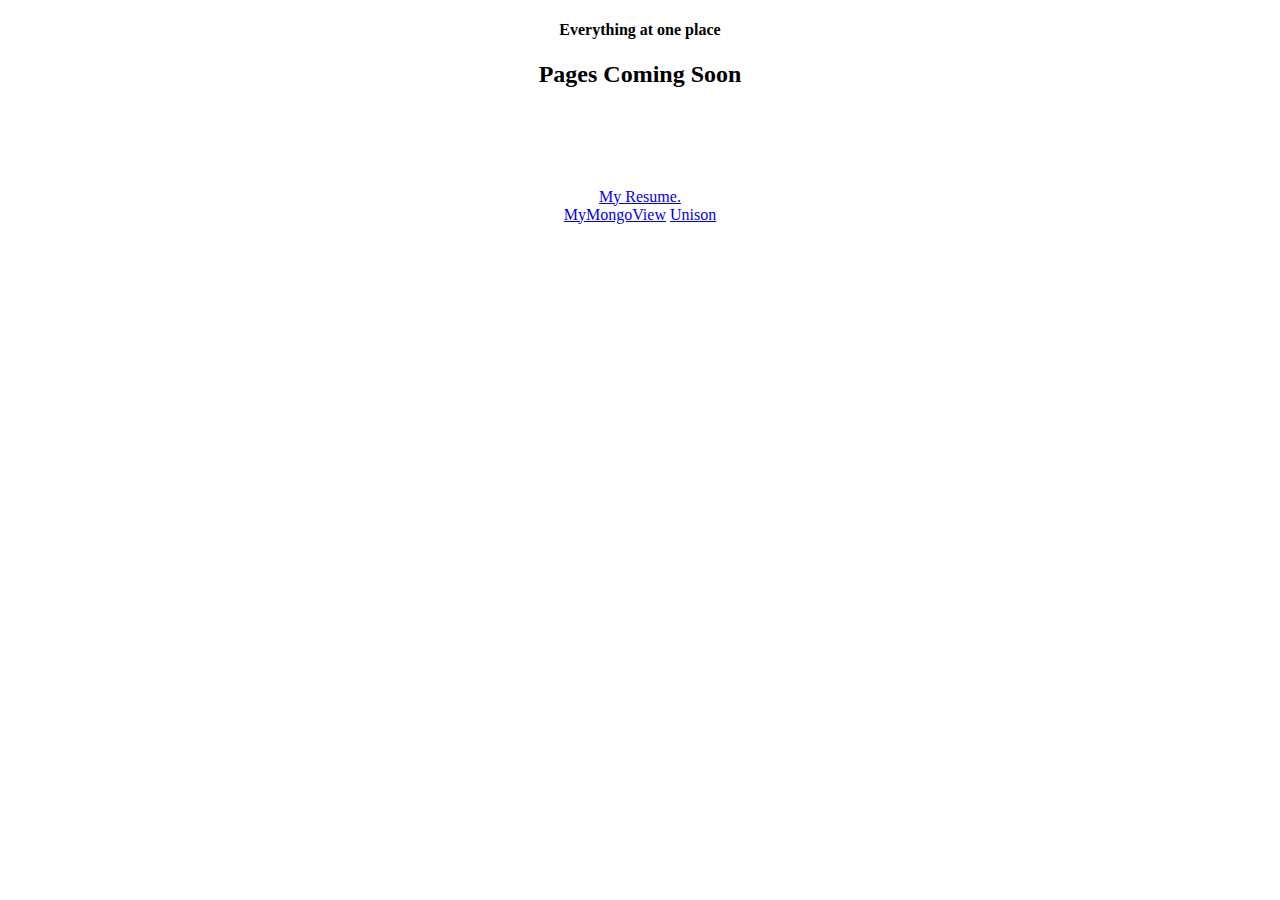
<file: index.html>
<!DOCTYPE html>
<html>
	<head>
		<meta name="google-site-verification" content="JtFSLKjBhDcpSpffGtL5UQv5TQDE9U0nbqzwhjpjfHU" />
		<title>Junaid Anwer's Git Hub</title>
        <link rel="icon" sizes="16x16" href="/favicon.png" type="image/png" />
	</head>
	<body>
		<div style="width:100%;text-align: center">
			<h4>Everything at one place</h4>
			<h2>Pages Coming Soon</h2>

            <div style="margin: 100px 0 0 0">
                <a href="/resume/Fullstack_Developer(PHP+NodeJs).html">My Resume.</a> <br>
                <a href="/mymongoview">MyMongoView</a>
                <a href="/unison">Unison</a>
            </div>
		</div>

	</body>
</html>
</file>
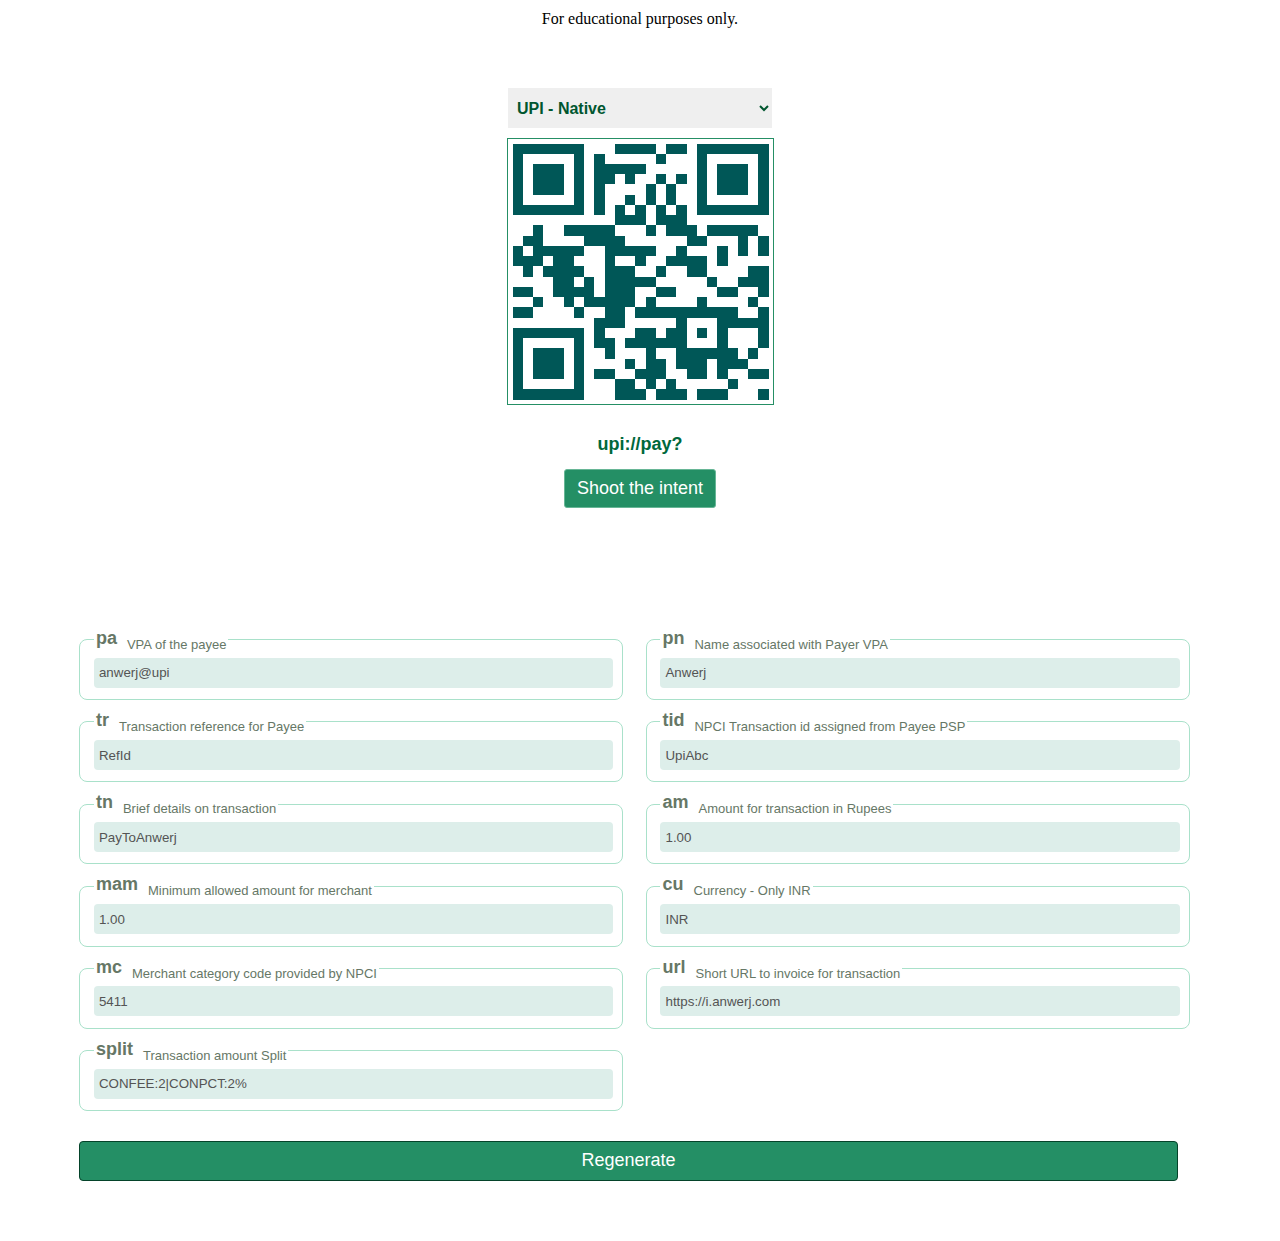
<file: intent/index.html>
<!DOCTYPE html>
<html>
<head>
    <title>Have Fun</title>
    <link rel="icon" href="favicon.png" type="image/png" sizes="16x16">
    <style type="text/css">
        a {
            font-family: sans-serif;
            font-size: 18px;
            color: #fff;
            border: 1px solid #67b696;
            background: #248f65;
            padding: 8px 12px;
            border-radius: 3px;
            display: inline-block;
            text-decoration: none;
        }
        #theformfields{
            float: left;
        }
        fieldset{
            border: 1px solid #a9e1ca;
            margin: 0 1% 10px 1%;
            font-weight: bold;
            color: #667766;
            font-size: 18px;
            width: 44.99%;
            border-radius: 8px;
            float: left;
            font-family: "Helvetica Neue", Helvetica, Arial, sans-serif;
        }
        fieldset.full{
            width: 93.98%;
        }
        fieldset sub{
            font-weight: normal;
            font-size: small;
        }
        .inputtext {
            width: 99%;
            padding: 5px;
            height: 20px;
            border: none;
            border-radius: 4px;
            font-weight: bold;
        }
        .inputsubmit {
            width: 96%;
            padding: 5px;
            height: 40px;
            background: #248f65;
            font-size: 18px;
            color: #fff;
            border-radius: 4px;
            border: 1px solid #05432a;
            margin: 20px 0px 0px 1%;
        }
        .do-not-include
        {
            background: #ddeeea;
            font-weight: normal;
        }
        .disclaimer{
            margin: 10px 0px;
            text-align: center;
        }
        .display{
            margin: 40px;
            padding: 20px;
            text-align: center;
            font-size: 16px;
        }
        .display #thepsps{
            font-size: 16px;
            padding: 5px;
            height: 40px;
            border: none;
            font-weight: bold;
            color: #00562F;
            min-width: 264px;
        }
        .display #intent{
            font-size: 18px;
            padding: 5px;
            height: 40px;
            text-align: center;
            color: #00683c;
        }
        #theimage, #theqrcode{
            margin: 10px 0 10px 0;
            border: 1px solid #258f65;
            padding: 5px;
            width: 255px;
            height: 255px;
            display: inline-block;
        }
    </style>
    <script type="text/javascript" >
        var inconf = {
            psps : {
                'upi' : {
                    pro : 'upi://pay',
                    tex : 'UPI - Native'
                },
                'phonepe' : {
                    pro : 'phonepe://pay',
                    tex : 'Phonepe - Deep'
                },
                'gpay' : {
                    pro : 'tez://upi/pay',
                    tex : 'Google Pay - Deep',
                }
            },
            fields : {
                pa : {
                    sub: 'VPA of the payee',
                    cla : 'inputtext do-not-include',
                    val : 'anwerj@upi',
                    html : 'required',
                },
                pn : {
                    sub: 'Name associated with Payer VPA',
                    cla : 'inputtext do-not-include',
                    val : 'Anwerj',
                    html : 'required',
                },
                tr : {
                    sub: ' Transaction reference for Payee',
                    cla : 'inputtext do-not-include',
                    val : 'RefId',
                    html : 'required',
                },
                tid : {
                    sub: 'NPCI Transaction id assigned from Payee PSP',
                    cla : 'inputtext do-not-include',
                    val : 'UpiAbc',
                    html : '',
                },
                tn : {
                    sub: 'Brief details on transaction',
                    cla : 'inputtext do-not-include',
                    val : 'PayToAnwerj',
                    html : '',
                },
                am : {
                    sub: 'Amount for transaction in Rupees',
                    cla : 'inputtext do-not-include',
                    val : '1.00',
                    html : 'required',
                },
                mam : {
                    sub: 'Minimum allowed amount for merchant',
                    cla : 'inputtext do-not-include',
                    val : '1.00',
                    html : '',
                },
                cu : {
                    sub: 'Currency - Only INR',
                    cla : 'inputtext do-not-include',
                    val : 'INR',
                    html : '',
                },
                mc : {
                    sub: 'Merchant category code provided by NPCI',
                    cla : 'inputtext do-not-include',
                    val : '5411',
                    html : '',
                },
                url: {
                    sub: 'Short URL to invoice for transaction',
                    cla: 'inputtext do-not-include',
                    val: 'https://i.anwerj.com',
                    html: '',
                },
                split: {
                    sub: 'Transaction amount Split',
                    cla: 'inputtext do-not-include',
                    val: 'CONFEE:2|CONPCT:2%',
                    html: '',
                }
            }
        };
    </script>
    <script src="https://code.jquery.com/jquery-3.4.1.slim.min.js"></script>
    <script src="/assets/js/qrcodejs.min.js"></script>
</head>
<body>
<div class="disclaimer">For educational purposes only.</div>
<div class="display">
    <select id="thepsps" class="" onchange="selectThePsp(this)"></select><br>
    <div id="theqrcode"></div>
    <input id="intent" type="text" class="inputtext urlbox" aria-label="Text input with dropdown button"><br>
    <a id="thelink">Shoot the intent</a>
</div>

<form action="intent.html" id="theform" method="get" style="margin: 40px;padding: 20px; float: left">
    <div id="theformfields"></div>
    <input class="inputsubmit" type="submit" value="Regenerate">
</form>

<script type="text/javascript">
    var url = {
        params : {},
        query  : {},
        hash   : {
            psp : 'upi',
        },
    };

    var generateQrCode = function(text) {
        new QRCode('theqrcode', {
            text: text,
            colorDark: '#005757'
        });
    }

    var selectThePsp = function (psps) {
        window.location.hash = $(psps).val();
        url.hash.psp = $(psps).val();
        buildUrl();
    };

    var buildUrl = function () {

        console.log(url);
        var query = inconf.psps[url.hash.psp].pro + '?' + url.query;
        document.getElementById("intent").value = query;
        document.getElementById("thelink").href = query;
        generateQrCode(query);
    };

    var match,
        pl     = /\+/g,  // Regex for replacing addition symbol with a space
        search = /([^&=]+)=?([^&]*)/g,
        decode = function (s) { return decodeURIComponent(s.replace(pl, " ")); },
        query  = window.location.search.substring(1),
        hash   = window.location.hash,
        value  = null;

    url.query = query;
    url.hash.psp  = hash.slice(1) || url.hash.psp;

    while (match = search.exec(query))
    {
        value = decode(match[2]).trim();
        if (value !== '')
            url.params[decode(match[1])] = value;
    }
    buildUrl();

    $(document).ready(function ()
    {
        var f,h;

        for(var i in inconf.fields)
        {
            var f = inconf.fields[i];
            var h = '<fieldset>' +
                '<legend>'+ i +'&nbsp; <sub>'+ f.sub +'</sub></legend>' +
                '<input class="'+ f.cla +'" type="text" name="'+ i +'" value="'+ f.val +'" '+ f.html +'>' +
                '</fieldset>';

            $('#theformfields').append(h);
        }

        for (var i in inconf.psps)
        {
            var f = inconf.psps[i];
            var s = (i == url.hash.psp) ? 'selected' : '';
            var h = '<option value="'+ i +'" '+ s +'>'+ f.tex +'</option>';
            $('#thepsps').append(h);
        }

        var elem;
        for(var i in url.params)
        {
            $('input[name="'+i+'"]').val(url.params[i]).removeClass('do-not-include');
        }
        $('.do-not-include').attr('disabled', 'disabled');

        $('#theformfields>fieldset>legend').click(function () {
            var input = $(this).parent().find('.inputtext');
            console.log(input, input.hasClass('do-not-include'));
            if (input.hasClass('do-not-include'))
            {
                input.removeClass('do-not-include');
                input.removeAttr('disabled');
            }
            else
            {
                input.addClass('do-not-include');
                input.attr('disabled');
            }
        })
    })

</script>
</body>
</html>
</file>
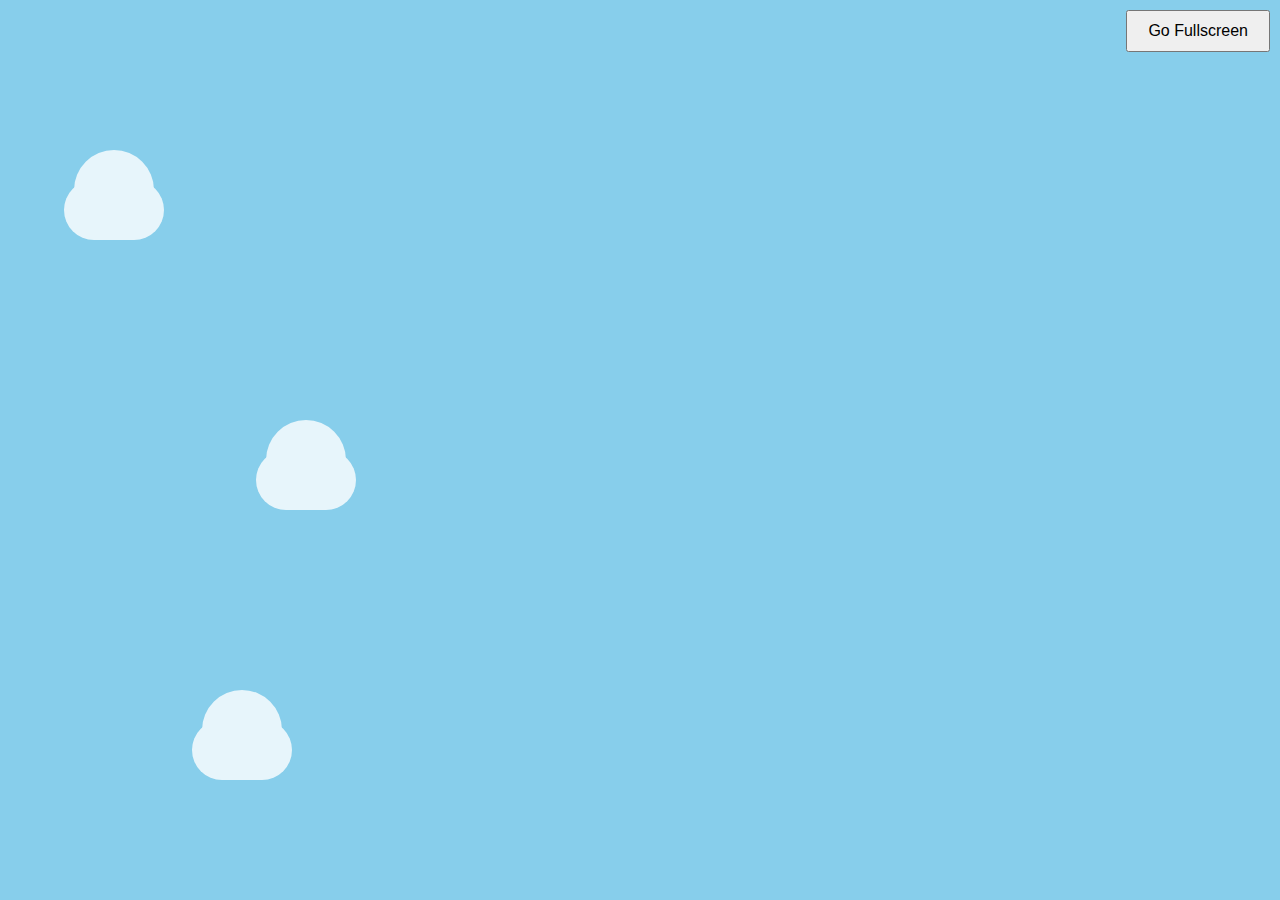
<file: words/index.html>
<!DOCTYPE html>
<html lang="en">

<head>
    <meta charset="UTF-8">
    <meta name="viewport" content="width=device-width, initial-scale=1.0">
    <title>Kid's Typing Game</title>
    <link rel="stylesheet" href="style.css">
    <link rel="stylesheet" href="https://cdnjs.cloudflare.com/ajax/libs/font-awesome/6.0.0-beta3/css/all.min.css">
</head>

<body>
    <div id="game-container">
        <!-- Clouds for background effect -->
        <div class="cloud" style="top: 20vh; left: 5vw;"></div>
        <div class="cloud" style="top: 50vh; left: 20vw;"></div>
        <div class="cloud" style="top: 80vh; left: 15vw;"></div>

        <!-- Fullscreen Button -->
        <button id="fullscreen-btn">Go Fullscreen</button>
    </div>
    <script src="script.js"></script>
</body>

</html>
</file>
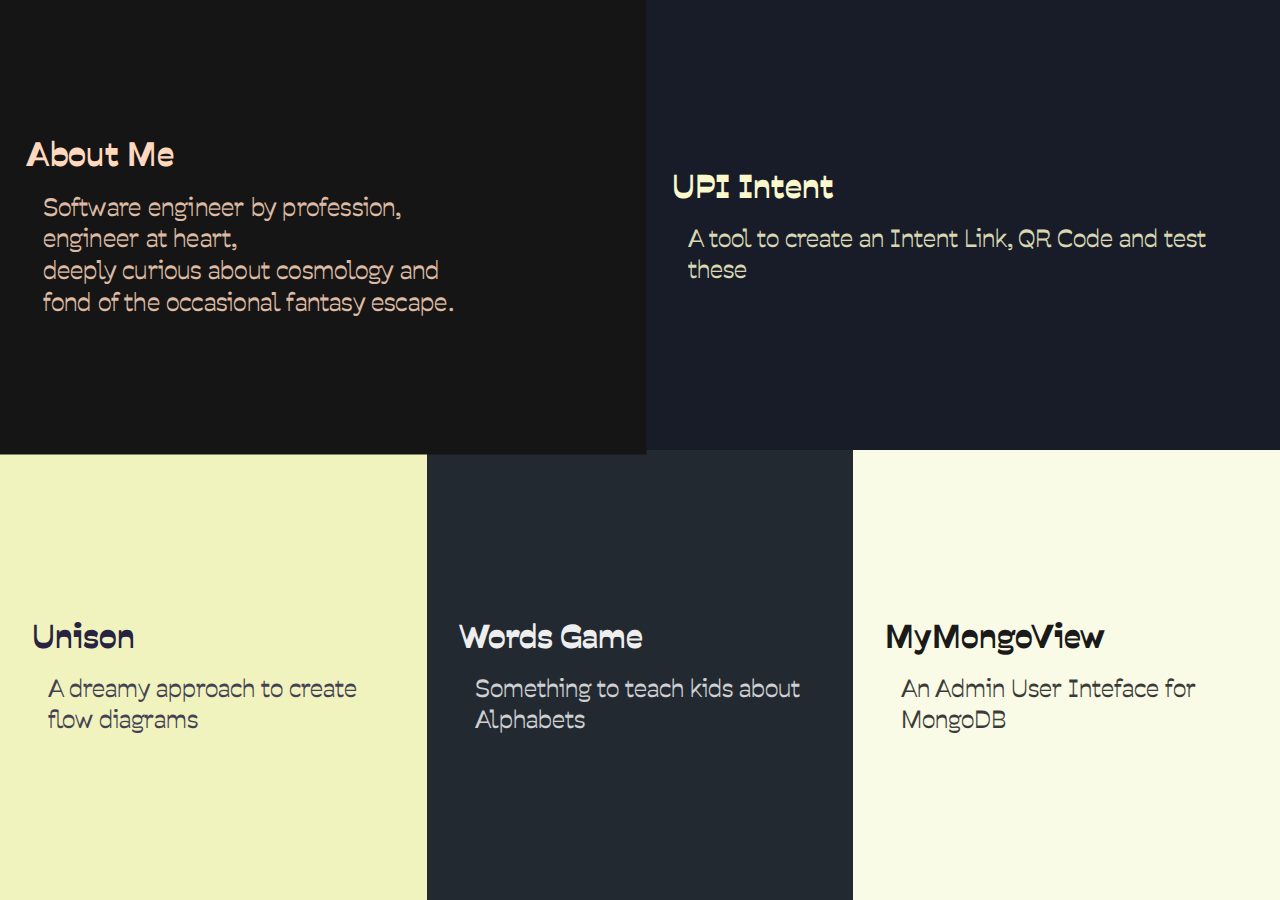
<file: index_old.html>
<!DOCTYPE html>
<html>
	<head>
		<meta name="google-site-verification" content="JtFSLKjBhDcpSpffGtL5UQv5TQDE9U0nbqzwhjpjfHU" />
		<title>Anwerj works</title>
        <link rel="icon" sizes="16x16" href="/favicon.png" type="image/png" />
		<link rel="stylesheet" href="assets/css/main.css">
		<link rel="preconnect" href="https://fonts.googleapis.com">
		<link rel="preconnect" href="https://fonts.gstatic.com" crossorigin>
		<link href="https://fonts.googleapis.com/css2?family=Savate:ital,wght@0,200..900;1,200..900&display=swap" rel="stylesheet">
	</head>
	<body>
		<div id="container"></div>
		<script src="assets/js/main.js"></script>
	</body>
</html>
</file>
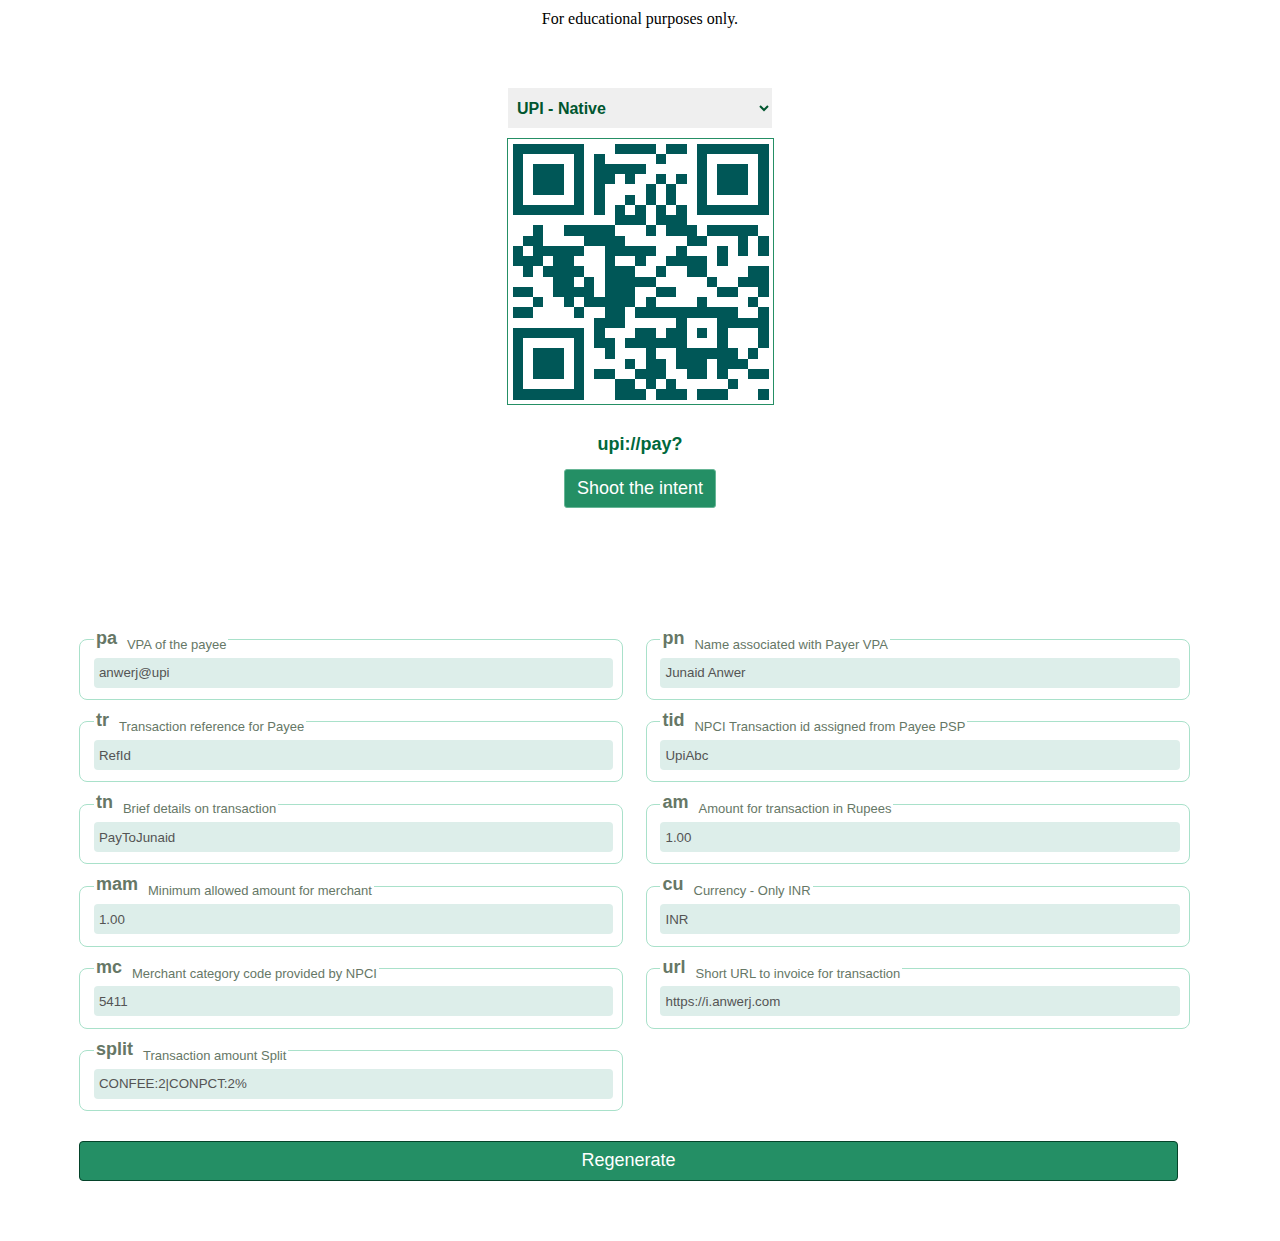
<file: intent.html>
<!DOCTYPE html>
<html>
<head>
    <title>Have Fun</title>
    <link rel="icon" href="favicon.png" type="image/png" sizes="16x16">
    <style type="text/css">
        a {
            font-family: sans-serif;
            font-size: 18px;
            color: #fff;
            border: 1px solid #67b696;
            background: #248f65;
            padding: 8px 12px;
            border-radius: 3px;
            display: inline-block;
            text-decoration: none;
        }
        #theformfields{
            float: left;
        }
        fieldset{
            border: 1px solid #a9e1ca;
            margin: 0 1% 10px 1%;
            font-weight: bold;
            color: #667766;
            font-size: 18px;
            width: 44.99%;
            border-radius: 8px;
            float: left;
            font-family: "Helvetica Neue", Helvetica, Arial, sans-serif;
        }
        fieldset.full{
            width: 93.98%;
        }
        fieldset sub{
            font-weight: normal;
            font-size: small;
        }
        .inputtext {
            width: 99%;
            padding: 5px;
            height: 20px;
            border: none;
            border-radius: 4px;
            font-weight: bold;
        }
        .inputsubmit {
            width: 96%;
            padding: 5px;
            height: 40px;
            background: #248f65;
            font-size: 18px;
            color: #fff;
            border-radius: 4px;
            border: 1px solid #05432a;
            margin: 20px 0px 0px 1%;
        }
        .do-not-include
        {
            background: #ddeeea;
            font-weight: normal;
        }
        .disclaimer{
            margin: 10px 0px;
            text-align: center;
        }
        .display{
            margin: 40px;
            padding: 20px;
            text-align: center;
            font-size: 16px;
        }
        .display #thepsps{
            font-size: 16px;
            padding: 5px;
            height: 40px;
            border: none;
            font-weight: bold;
            color: #00562F;
            min-width: 264px;
        }
        .display #intent{
            font-size: 18px;
            padding: 5px;
            height: 40px;
            text-align: center;
            color: #00683c;
        }
        #theimage, #theqrcode{
            margin: 10px 0 10px 0;
            border: 1px solid #258f65;
            padding: 5px;
            width: 255px;
            height: 255px;
            display: inline-block;
        }
    </style>
    <script type="text/javascript" >
        var inconf = {
            psps : {
                'upi' : {
                    pro : 'upi://pay',
                    tex : 'UPI - Native'
                },
                'phonepe' : {
                    pro : 'phonepe://pay',
                    tex : 'Phonepe - Deep'
                },
                'gpay' : {
                    pro : 'tez://upi/pay',
                    tex : 'Google Pay - Deep',
                }
            },
            fields : {
                pa : {
                    sub: 'VPA of the payee',
                    cla : 'inputtext do-not-include',
                    val : 'anwerj@upi',
                    html : 'required',
                },
                pn : {
                    sub: 'Name associated with Payer VPA',
                    cla : 'inputtext do-not-include',
                    val : 'Junaid Anwer',
                    html : 'required',
                },
                tr : {
                    sub: ' Transaction reference for Payee',
                    cla : 'inputtext do-not-include',
                    val : 'RefId',
                    html : 'required',
                },
                tid : {
                    sub: 'NPCI Transaction id assigned from Payee PSP',
                    cla : 'inputtext do-not-include',
                    val : 'UpiAbc',
                    html : '',
                },
                tn : {
                    sub: 'Brief details on transaction',
                    cla : 'inputtext do-not-include',
                    val : 'PayToJunaid',
                    html : '',
                },
                am : {
                    sub: 'Amount for transaction in Rupees',
                    cla : 'inputtext do-not-include',
                    val : '1.00',
                    html : 'required',
                },
                mam : {
                    sub: 'Minimum allowed amount for merchant',
                    cla : 'inputtext do-not-include',
                    val : '1.00',
                    html : '',
                },
                cu : {
                    sub: 'Currency - Only INR',
                    cla : 'inputtext do-not-include',
                    val : 'INR',
                    html : '',
                },
                mc : {
                    sub: 'Merchant category code provided by NPCI',
                    cla : 'inputtext do-not-include',
                    val : '5411',
                    html : '',
                },
                url: {
                    sub: 'Short URL to invoice for transaction',
                    cla: 'inputtext do-not-include',
                    val: 'https://i.anwerj.com',
                    html: '',
                },
                split: {
                    sub: 'Transaction amount Split',
                    cla: 'inputtext do-not-include',
                    val: 'CONFEE:2|CONPCT:2%',
                    html: '',
                }
            }
        };
    </script>
    <script src="https://code.jquery.com/jquery-3.4.1.slim.min.js"></script>
    <script src="/assets/js/qrcodejs.min.js"></script>
</head>
<body>
<div class="disclaimer">For educational purposes only.</div>
<div class="display">
    <select id="thepsps" class="" onchange="selectThePsp(this)"></select><br>
    <div id="theqrcode"></div>
    <input id="intent" type="text" class="inputtext urlbox" aria-label="Text input with dropdown button"><br>
    <a id="thelink">Shoot the intent</a>
</div>

<form action="intent.html" id="theform" method="get" style="margin: 40px;padding: 20px; float: left">
    <div id="theformfields"></div>
    <input class="inputsubmit" type="submit" value="Regenerate">
</form>

<script type="text/javascript">
    var url = {
        params : {},
        query  : {},
        hash   : {
            psp : 'upi',
        },
    };

    var generateQrCode = function(text) {
        new QRCode('theqrcode', {
            text: text,
            colorDark: '#005757'
        });
    }

    var selectThePsp = function (psps) {
        window.location.hash = $(psps).val();
        url.hash.psp = $(psps).val();
        buildUrl();
    };

    var buildUrl = function () {

        console.log(url);
        var query = inconf.psps[url.hash.psp].pro + '?' + url.query;
        document.getElementById("intent").value = query;
        document.getElementById("thelink").href = query;
        generateQrCode(query);
    };

    var match,
        pl     = /\+/g,  // Regex for replacing addition symbol with a space
        search = /([^&=]+)=?([^&]*)/g,
        decode = function (s) { return decodeURIComponent(s.replace(pl, " ")); },
        query  = window.location.search.substring(1),
        hash   = window.location.hash,
        value  = null;

    url.query = query;
    url.hash.psp  = hash.slice(1) || url.hash.psp;

    while (match = search.exec(query))
    {
        value = decode(match[2]).trim();
        if (value !== '')
            url.params[decode(match[1])] = value;
    }
    buildUrl();

    $(document).ready(function ()
    {
        var f,h;

        for(var i in inconf.fields)
        {
            var f = inconf.fields[i];
            var h = '<fieldset>' +
                '<legend>'+ i +'&nbsp; <sub>'+ f.sub +'</sub></legend>' +
                '<input class="'+ f.cla +'" type="text" name="'+ i +'" value="'+ f.val +'" '+ f.html +'>' +
                '</fieldset>';

            $('#theformfields').append(h);
        }

        for (var i in inconf.psps)
        {
            var f = inconf.psps[i];
            var s = (i == url.hash.psp) ? 'selected' : '';
            var h = '<option value="'+ i +'" '+ s +'>'+ f.tex +'</option>';
            $('#thepsps').append(h);
        }

        var elem;
        for(var i in url.params)
        {
            $('input[name="'+i+'"]').val(url.params[i]).removeClass('do-not-include');
        }
        $('.do-not-include').attr('disabled', 'disabled');

        $('#theformfields>fieldset>legend').click(function () {
            var input = $(this).parent().find('.inputtext');
            console.log(input, input.hasClass('do-not-include'));
            if (input.hasClass('do-not-include'))
            {
                input.removeClass('do-not-include');
                input.removeAttr('disabled');
            }
            else
            {
                input.addClass('do-not-include');
                input.attr('disabled');
            }
        })
    })

</script>
</body>
</html>
</file>
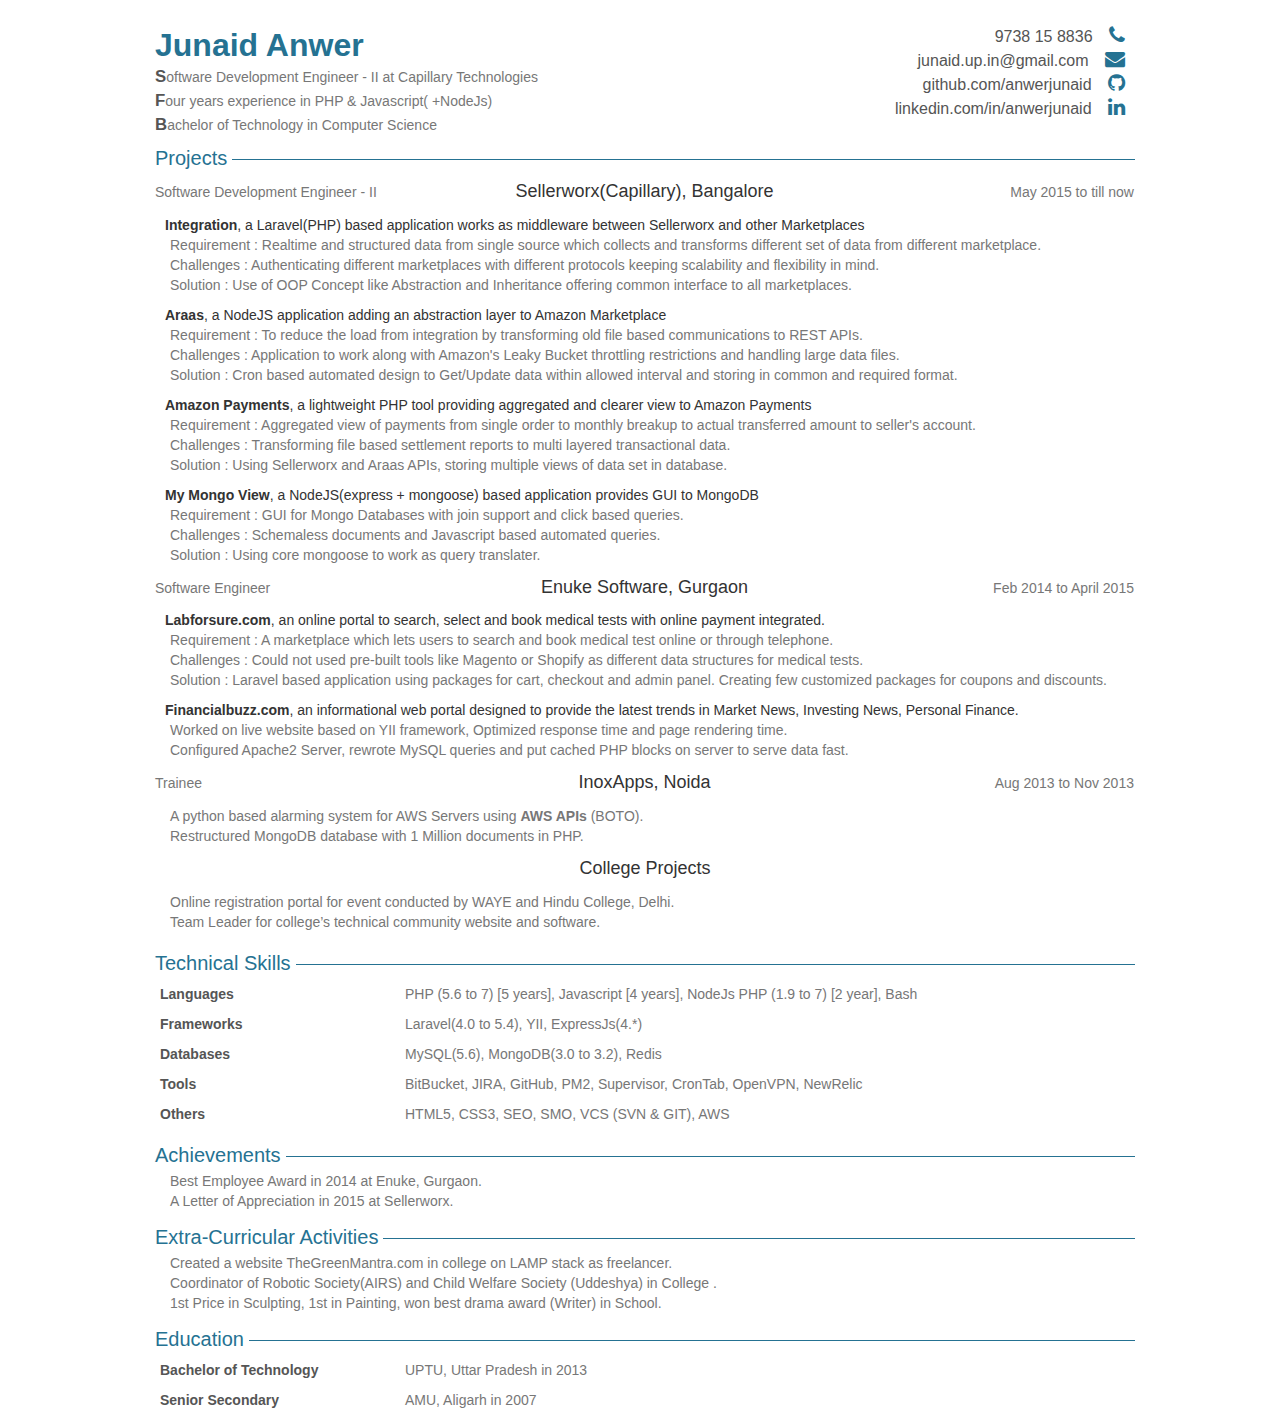
<file: resume/Fullstack_Developer(PHP+NodeJs).html>
<!DOCTYPE html>
<html lang="en">
<head>
    <meta charset="utf-8">
    <title>Fullstack_Developer(PHP+NodeJs)</title>

    <!--
    <link rel="stylesheet" href="css/bootstrap.min.css" media="all">
    <link rel="stylesheet" href="css/font-awesome.min.css">
     Bootsrap -->

     <!-- Latest compiled and minified CSS -->
     <link rel="stylesheet" href="https://cdnjs.cloudflare.com/ajax/libs/twitter-bootstrap/3.3.7/css/bootstrap.min.css" media="all">
     <link rel="stylesheet" href="https://cdnjs.cloudflare.com/ajax/libs/font-awesome/4.6.3/css/font-awesome.css" media="all">
     <link rel="stylesheet" href="/assets/css/resume.css" media="all">

</head>
<body>
    <div class="container">

        <div class="header">


            <div class="header-side">
                <div class="header-side-list">
                    <div><span class="gray">9738 15 8836</span> <i class="fa fa-phone blue"></i></div>
                    <div><span class="gray">junaid.up.in@gmail.com</span> <i class="fa fa-envelope blue"></i></div>
                    <div><span class="gray">github.com/anwerjunaid</span> <i class="fa fa-github blue"></i></div>
                    <div><span class="gray">linkedin.com/in/anwerjunaid</span> <i class="fa fa-linkedin blue"></i></div>
                </div>
            </div>

            <div class="header-info">
                <div class="header-title blue" >
                    Junaid Anwer
                </div>
                <div class="highlight lightgray">
                    <strong class="gray">S</strong>oftware Development Engineer - II at Capillary Technologies
                </div>
                <div class="highlight lightgray">
                    <strong class="gray">F</strong>our years experience in PHP & Javascript( +NodeJs)
                </div>
                <div class="highlight lightgray">
                    <strong class="gray">B</strong>achelor of Technology in Computer Science
                </div>
            </div>


        </div>

        <div class="infoset">
            <div class="info-title">
                <div class="inti-back"></div>
                <span class="inti-text blue backwhite">Projects</span>
            </div>

            <div class="info-body">
                <!-- Sellerworx -->
                <div class="info-heading">
                    <div class="w33">
                        <span class="lightgray">Software Development Engineer - II </span>
                    </div>
                    <div class="w33 text-center">
                        Sellerworx(Capillary), Bangalore
                    </div>
                    <div class="w33 text-right">
                        <span class="lightgray">May 2015 to till now</span>
                    </div>
                </div>
                <div class="info-container">
                    <div class="info-data">
                        <span>Integration</span>, a Laravel(PHP) based application works as middleware between Sellerworx and other Marketplaces
                    </div>
                    <div class="info-list lightgray">
                        <span>Requirement :</span> Realtime and structured data from single source which collects and transforms different set of data from different marketplace. <br>
                        <span>Challenges :</span> Authenticating different marketplaces with different protocols keeping scalability and flexibility in mind.<br>
                        <span>Solution :</span> Use of OOP Concept like Abstraction and Inheritance offering common interface to all marketplaces.<br>
                    </div>
                    <div class="sep10"></div>
                    <div class="info-data">
                        <span>Araas</span>, a NodeJS application adding an abstraction layer to Amazon Marketplace
                    </div>
                    <div class="info-list lightgray">
                        <span>Requirement :</span> To reduce the load from integration by transforming old file based communications to REST APIs.<br>
                        <span>Challenges :</span> Application to work along with Amazon's Leaky Bucket throttling restrictions and handling large data files.<br>
                        <span>Solution :</span> Cron based automated design to Get/Update data within allowed interval and storing in common and required format.<br>
                    </div>
                    <div class="sep10"></div>
                    <div class="info-data">
                        <span>Amazon Payments</span>, a lightweight PHP tool providing aggregated and clearer view to Amazon Payments
                    </div>
                    <div class="info-list lightgray">
                        <span>Requirement :</span> Aggregated view of payments from single order to monthly breakup to actual transferred amount to seller's account.<br>
                        <span>Challenges :</span> Transforming file based settlement reports to multi layered transactional data.<br>
                        <span>Solution :</span> Using Sellerworx and Araas APIs, storing multiple views of data set in database.<br>
                    </div>
                    <div class="sep10"></div>
                    <div class="info-data">
                        <span>My Mongo View</span>, a NodeJS(express + mongoose) based application provides GUI to MongoDB
                    </div>
                    <div class="info-list lightgray">
                        <span>Requirement :</span> GUI for Mongo Databases with join support and click based queries.<br>
                        <span>Challenges :</span> Schemaless documents and Javascript based automated queries.<br>
                        <span>Solution :</span> Using core mongoose to work as query translater.<br>
                    </div>
                </div>





                <!-- Enuke -->
                <div class="info-heading">
                    <div class="w33">
                        <span class="lightgray">Software Engineer </span>
                    </div>
                    <div class="w33 text-center">
                        Enuke Software, Gurgaon
                    </div>
                    <div class="w33 text-right">
                        <span class="lightgray">Feb 2014 to April 2015</span>
                    </div>

                </div>
                <div class="info-container">
                    <div class="info-data">
                        <span>Labforsure.com</span>, an online portal to search, select and book medical tests with online payment integrated.
                    </div>
                    <div class="info-list lightgray">
                        <span>Requirement :</span> A marketplace which lets users to search and book medical test online or through telephone. <br>
                        <span>Challenges :</span> Could not used pre-built tools like Magento or Shopify as different data structures for medical tests.<br>
                        <span>Solution :</span> Laravel based application using packages for cart, checkout and admin panel. Creating few customized packages for coupons and discounts.<br>
                    </div>
                    <div class="sep10"></div>
                    <div class="info-data">
                        <span>Financialbuzz.com</span>, an informational web portal designed to provide the latest trends in Market News, Investing News, Personal Finance.
                    </div>
                    <div class="info-list lightgray">
                        Worked on live website based on YII framework, Optimized response time and page rendering time.<br>
                        Configured Apache2 Server, rewrote MySQL queries and put cached PHP blocks on server to serve data fast.
                    </div>
                </div>





                <!-- InoxApps -->
                <div class="info-heading">
                    <div class="w33">
                        <span class="lightgray">Trainee </span>
                    </div>
                    <div class="w33 text-center">
                        InoxApps, Noida
                    </div>
                    <div class="w33 text-right">
                        <span class="lightgray">Aug 2013 to Nov 2013</span>
                    </div>
                </div>
                <div class="info-container">
                    <div class="info-list lightgray">
                        A python based alarming system for AWS Servers using <b class="lightgray">AWS APIs</b> (BOTO).
                    </div>
                    <div class="info-list lightgray">
                        Restructured MongoDB database with 1 Million documents in PHP.
                    </div>
                </div>



                <!-- College -->
                <div class="info-heading text-center">
                    <span>College Projects</span>
                </div>
                <div class="info-container">
                    <div class="info-list lightgray">
                        Online registration portal for event conducted by WAYE and Hindu College, Delhi.
                    </div>
                    <div class="info-list lightgray">
                        Team Leader for college’s technical community website and software.
                    </div>
                </div>

            </div>
        </div>

        <div class="infoset">
            <div class="info-title">
                <div class="inti-back"></div>
                <span class="inti-text blue backwhite">Technical Skills</span>
            </div>

            <div class="info-body">
                <table class="table">
                    <tr class="tabletr">
                        <td class="gray">Languages</td>
                        <td class="lightgray"> PHP (5.6 to 7) [5 years], Javascript [4 years], NodeJs PHP (1.9 to 7) [2 year], Bash </td>
                    </tr>
                    <tr class="tabletr">
                        <td class="gray">Frameworks</td>
                        <td class="lightgray"> Laravel(4.0 to 5.4), YII, ExpressJs(4.*) </td>
                    </tr>
                    <tr class="tabletr">
                        <td class="gray">Databases</td>
                        <td class="lightgray"> MySQL(5.6), MongoDB(3.0 to 3.2), Redis </td>
                    </tr>
                    <tr class="tabletr">
                        <td class="gray">Tools</td>
                        <td class="lightgray"> BitBucket, JIRA, GitHub, PM2, Supervisor, CronTab, OpenVPN, NewRelic </td>
                    </tr>
                    <tr class="tabletr">
                        <td class="gray">Others</td>
                        <td class="lightgray"> HTML5, CSS3, SEO, SMO, VCS (SVN & GIT), AWS </td>
                    </tr>
                </table>
            </div>
        </div>

        <div class="infoset">
            <div class="info-title">
                <div class="inti-back"></div>
                <span class="inti-text blue backwhite">Achievements</span>
            </div>

            <div class="info-body">
                <div class="info-list lightgray">
                    Best Employee Award in 2014 at Enuke, Gurgaon.
                </div>
                <div class="info-list lightgray">
                    A Letter of Appreciation in 2015 at Sellerworx.
                </div>
            </div>
        </div>

        <div class="infoset">
            <div class="info-title">
                <div class="inti-back"></div>
                <span class="inti-text blue backwhite">Extra-Curricular Activities</span>
            </div>

            <div class="info-body">
                <div class="info-list lightgray">
                    Created a website TheGreenMantra.com in college on LAMP stack as freelancer.
                </div>
                <div class="info-list lightgray">
                    Coordinator of Robotic Society(AIRS) and Child Welfare Society (Uddeshya) in College .
                </div>
                <div class="info-list lightgray">
                    1st Price in Sculpting, 1st in Painting, won best drama award (Writer) in School.
                </div>
            </div>
        </div>

        <div class="infoset">
            <div class="info-title">
                <div class="inti-back"></div>
                <span class="inti-text blue backwhite">Education</span>
            </div>

            <div class="info-body">
                <table class="table">
                    <tr class="tabletr">
                        <td class="gray">Bachelor of Technology</td>
                        <td class="lightgray"> UPTU, Uttar Pradesh in 2013 </td>
                    </tr>
                    <tr class="tabletr">
                        <td class="gray">Senior Secondary</td>
                        <td class="lightgray"> AMU, Aligarh in 2007 </td>
                    </tr>
                </table>
            </div>
        </div>


    </div>
    <script type="text/javascript">
    //window.print();
    </script>
</body>
</html>
</file>
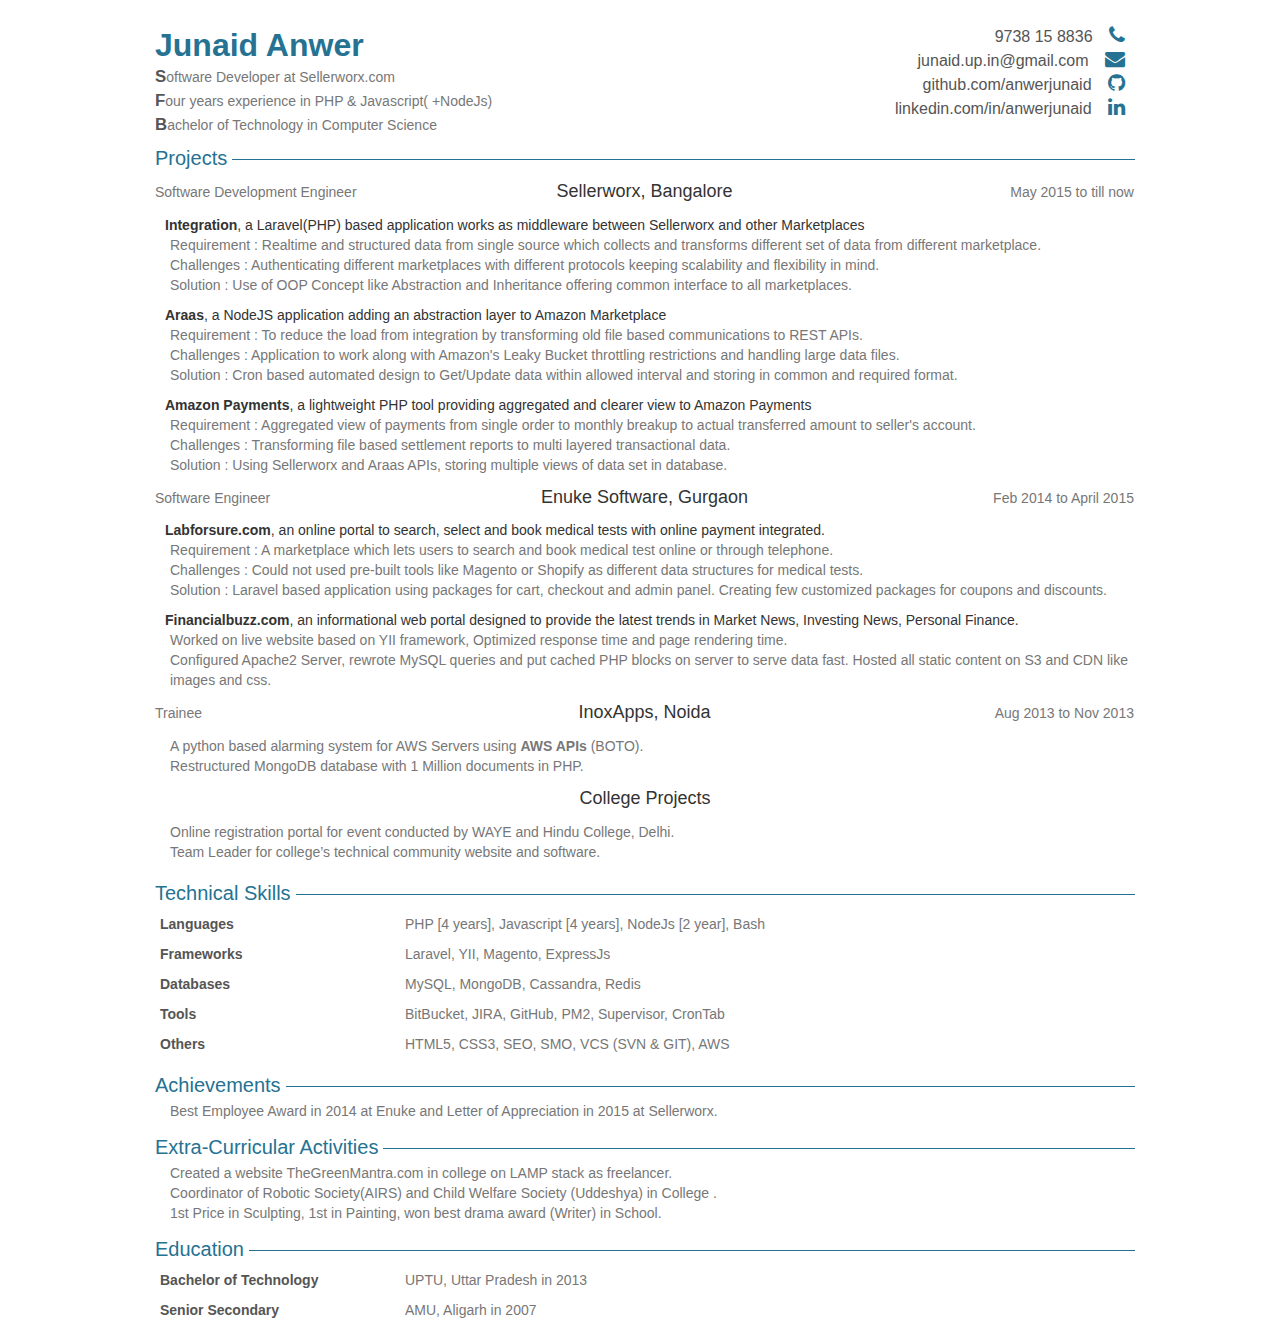
<file: resume/PHP_&_NodeJs_Developer.html>
<!DOCTYPE html>
<html lang="en">
<head>
    <meta charset="utf-8">
    <title>PHP_&_NodeJs_Developer</title>

    <!--
    <link rel="stylesheet" href="css/bootstrap.min.css" media="all">
    <link rel="stylesheet" href="css/font-awesome.min.css">
     Bootsrap -->

     <!-- Latest compiled and minified CSS -->
     <link rel="stylesheet" href="https://cdnjs.cloudflare.com/ajax/libs/twitter-bootstrap/3.3.7/css/bootstrap.min.css" media="all">
     <link rel="stylesheet" href="https://cdnjs.cloudflare.com/ajax/libs/font-awesome/4.6.3/css/font-awesome.css" media="all">
     <link rel="stylesheet" href="/assets/css/resume.css" media="all">

</head>
<body>
    <div class="container">

        <div class="header">


            <div class="header-side">
                <div class="header-side-list">
                    <div><span class="gray">9738 15 8836</span> <i class="fa fa-phone blue"></i></div>
                    <div><span class="gray">junaid.up.in@gmail.com</span> <i class="fa fa-envelope blue"></i></div>
                    <div><span class="gray">github.com/anwerjunaid</span> <i class="fa fa-github blue"></i></div>
                    <div><span class="gray">linkedin.com/in/anwerjunaid</span> <i class="fa fa-linkedin blue"></i></div>
                </div>
            </div>

            <div class="header-info">
                <div class="header-title blue" >
                    Junaid Anwer
                </div>
                <div class="highlight lightgray">
                    <strong class="gray">S</strong>oftware Developer at Sellerworx.com
                </div>
                <div class="highlight lightgray">
                    <strong class="gray">F</strong>our years experience in PHP & Javascript( +NodeJs)
                </div>
                <div class="highlight lightgray">
                    <strong class="gray">B</strong>achelor of Technology in Computer Science
                </div>
            </div>


        </div>

        <div class="infoset">
            <div class="info-title">
                <div class="inti-back"></div>
                <span class="inti-text blue backwhite">Projects</span>
            </div>

            <div class="info-body">
                <!-- Sellerworx -->
                <div class="info-heading">
                    <div class="w33">
                        <span class="lightgray">Software Development Engineer </span>
                    </div>
                    <div class="w33 text-center">
                        Sellerworx, Bangalore
                    </div>
                    <div class="w33 text-right">
                        <span class="lightgray">May 2015 to till now</span>
                    </div>
                </div>
                <div class="info-container">
                    <div class="info-data">
                        <span>Integration</span>, a Laravel(PHP) based application works as middleware between Sellerworx and other Marketplaces
                    </div>
                    <div class="info-list lightgray">
                        <span>Requirement :</span> Realtime and structured data from single source which collects and transforms different set of data from different marketplace. <br>
                        <span>Challenges :</span> Authenticating different marketplaces with different protocols keeping scalability and flexibility in mind.<br>
                        <span>Solution :</span> Use of OOP Concept like Abstraction and Inheritance offering common interface to all marketplaces.<br>
                    </div>
                    <div class="sep10"></div>
                    <div class="info-data">
                        <span>Araas</span>, a NodeJS application adding an abstraction layer to Amazon Marketplace
                    </div>
                    <div class="info-list lightgray">
                        <span>Requirement :</span> To reduce the load from integration by transforming old file based communications to REST APIs.<br>
                        <span>Challenges :</span> Application to work along with Amazon's Leaky Bucket throttling restrictions and handling large data files.<br>
                        <span>Solution :</span> Cron based automated design to Get/Update data within allowed interval and storing in common and required format.<br>
                    </div>
                    <div class="sep10"></div>
                    <div class="info-data">
                        <span>Amazon Payments</span>, a lightweight PHP tool providing aggregated and clearer view to Amazon Payments
                    </div>
                    <div class="info-list lightgray">
                        <span>Requirement :</span> Aggregated view of payments from single order to monthly breakup to actual transferred amount to seller's account.<br>
                        <span>Challenges :</span> Transforming file based settlement reports to multi layered transactional data.<br>
                        <span>Solution :</span> Using Sellerworx and Araas APIs, storing multiple views of data set in database.<br>
                    </div>
                </div>





                <!-- Enuke -->
                <div class="info-heading">
                    <div class="w33">
                        <span class="lightgray">Software Engineer </span>
                    </div>
                    <div class="w33 text-center">
                        Enuke Software, Gurgaon
                    </div>
                    <div class="w33 text-right">
                        <span class="lightgray">Feb 2014 to April 2015</span>
                    </div>

                </div>
                <div class="info-container">
                    <div class="info-data">
                        <span>Labforsure.com</span>, an online portal to search, select and book medical tests with online payment integrated.
                    </div>
                    <div class="info-list lightgray">
                        <span>Requirement :</span> A marketplace which lets users to search and book medical test online or through telephone. <br>
                        <span>Challenges :</span> Could not used pre-built tools like Magento or Shopify as different data structures for medical tests.<br>
                        <span>Solution :</span> Laravel based application using packages for cart, checkout and admin panel. Creating few customized packages for coupons and discounts.<br>
                    </div>
                    <div class="sep10"></div>
                    <div class="info-data">
                        <span>Financialbuzz.com</span>, an informational web portal designed to provide the latest trends in Market News, Investing News, Personal Finance.
                    </div>
                    <div class="info-list lightgray">
                        Worked on live website based on YII framework, Optimized response time and page rendering time.<br>
                        Configured Apache2 Server, rewrote MySQL queries and put cached PHP blocks on server to serve data fast.
                        Hosted all static content on S3 and CDN like images and css.
                    </div>
                </div>





                <!-- InoxApps -->
                <div class="info-heading">
                    <div class="w33">
                        <span class="lightgray">Trainee </span>
                    </div>
                    <div class="w33 text-center">
                        InoxApps, Noida
                    </div>
                    <div class="w33 text-right">
                        <span class="lightgray">Aug 2013 to Nov 2013</span>
                    </div>
                </div>
                <div class="info-container">
                    <div class="info-list lightgray">
                        A python based alarming system for AWS Servers using <b class="lightgray">AWS APIs</b> (BOTO).
                    </div>
                    <div class="info-list lightgray">
                        Restructured MongoDB database with 1 Million documents in PHP.
                    </div>
                </div>



                <!-- College -->
                <div class="info-heading text-center">
                    <span>College Projects</span>
                </div>
                <div class="info-container">
                    <div class="info-list lightgray">
                        Online registration portal for event conducted by WAYE and Hindu College, Delhi.
                    </div>
                    <div class="info-list lightgray">
                        Team Leader for college’s technical community website and software.
                    </div>
                </div>

            </div>
        </div>

        <div class="infoset">
            <div class="info-title">
                <div class="inti-back"></div>
                <span class="inti-text blue backwhite">Technical Skills</span>
            </div>

            <div class="info-body">
                <table class="table">
                    <tr class="tabletr">
                        <td class="gray">Languages</td>
                        <td class="lightgray"> PHP [4 years], Javascript [4 years], NodeJs [2 year], Bash </td>
                    </tr>
                    <tr class="tabletr">
                        <td class="gray">Frameworks</td>
                        <td class="lightgray"> Laravel, YII, Magento, ExpressJs </td>
                    </tr>
                    <tr class="tabletr">
                        <td class="gray">Databases</td>
                        <td class="lightgray"> MySQL, MongoDB, Cassandra, Redis </td>
                    </tr>
                    <tr class="tabletr">
                        <td class="gray">Tools</td>
                        <td class="lightgray"> BitBucket, JIRA, GitHub, PM2, Supervisor, CronTab </td>
                    </tr>
                    <tr class="tabletr">
                        <td class="gray">Others</td>
                        <td class="lightgray"> HTML5, CSS3, SEO, SMO, VCS (SVN & GIT), AWS </td>
                    </tr>
                </table>
            </div>
        </div>

        <div class="infoset">
            <div class="info-title">
                <div class="inti-back"></div>
                <span class="inti-text blue backwhite">Achievements</span>
            </div>

            <div class="info-body">
                <div class="info-list lightgray">
                    Best Employee Award in 2014 at Enuke and Letter of Appreciation in 2015 at Sellerworx.
                </div>
            </div>
        </div>

        <div class="infoset">
            <div class="info-title">
                <div class="inti-back"></div>
                <span class="inti-text blue backwhite">Extra-Curricular Activities</span>
            </div>

            <div class="info-body">
                <div class="info-list lightgray">
                    Created a website TheGreenMantra.com in college on LAMP stack as freelancer.
                </div>
                <div class="info-list lightgray">
                    Coordinator of Robotic Society(AIRS) and Child Welfare Society (Uddeshya) in College .
                </div>
                <div class="info-list lightgray">
                    1st Price in Sculpting, 1st in Painting, won best drama award (Writer) in School.
                </div>
            </div>
        </div>

        <div class="infoset">
            <div class="info-title">
                <div class="inti-back"></div>
                <span class="inti-text blue backwhite">Education</span>
            </div>

            <div class="info-body">
                <table class="table">
                    <tr class="tabletr">
                        <td class="gray">Bachelor of Technology</td>
                        <td class="lightgray"> UPTU, Uttar Pradesh in 2013 </td>
                    </tr>
                    <tr class="tabletr">
                        <td class="gray">Senior Secondary</td>
                        <td class="lightgray"> AMU, Aligarh in 2007 </td>
                    </tr>
                </table>
            </div>
        </div>


    </div>
    <script type="text/javascript">
    //window.print();
    </script>
</body>
</html>
</file>
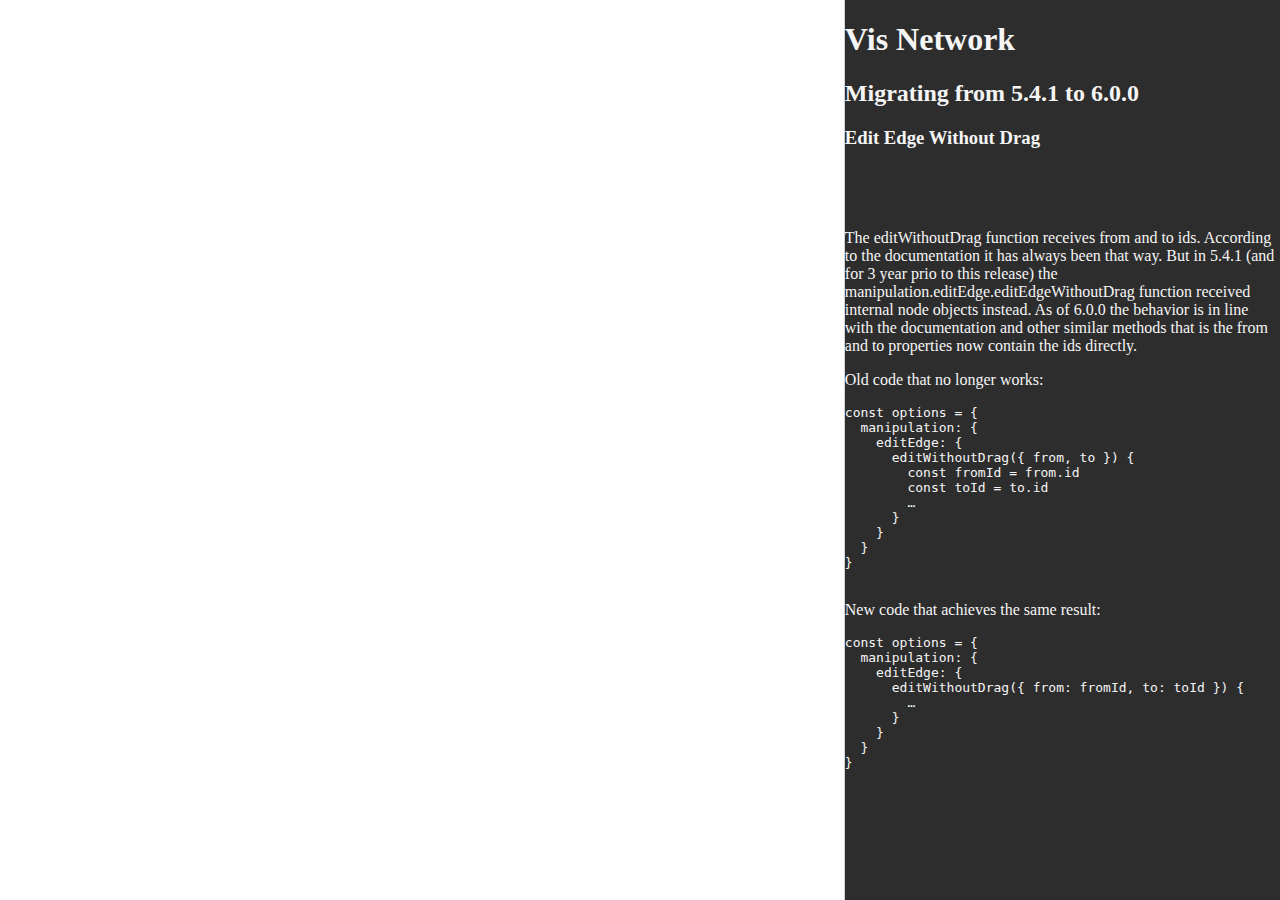
<file: unison/edit_edge_without_drag.html>
<html>
<head>
    <link href="assets/unison.css" rel="stylesheet">
    <script type="text/javascript" src="https://visjs.github.io/vis-network/standalone/umd/vis-network.min.js"></script>
</head>
<body>
<div id="text">
    <div id="title">
        <h1>Vis Network</h1>
        <h2>Migrating from 5.4.1 to 6.0.0</h2>
        <h3>Edit Edge Without Drag</h3>
    </div>

    <p>
        The editWithoutDrag function receives from and to ids. According to the
        documentation it has always been that way. But in 5.4.1 (and for 3 year prio
        to this release) the manipulation.editEdge.editEdgeWithoutDrag function
        received internal node objects instead. As of 6.0.0 the behavior is in line
        with the documentation and other similar methods that is the from and to
        properties now contain the ids directly.
    </p>

    <p>
        Old code that no longer works:
    </p>

    <pre>
const options = {
  manipulation: {
    editEdge: {
      editWithoutDrag({ from, to }) {
        const fromId = from.id
        const toId = to.id
        &#x2026;
      }
    }
  }
}
      </pre>

    <p>
        New code that achieves the same result:
    </p>

    <pre>
const options = {
  manipulation: {
    editEdge: {
      editWithoutDrag({ from: fromId, to: toId }) {
        &#x2026;
      }
    }
  }
}
      </pre
      >
</div>

<div id="mynetwork"></div>
<script type="text/javascript" src="examples/visjs/edit_edge_without_grag.js"></script>
</body>
</html>
</file>
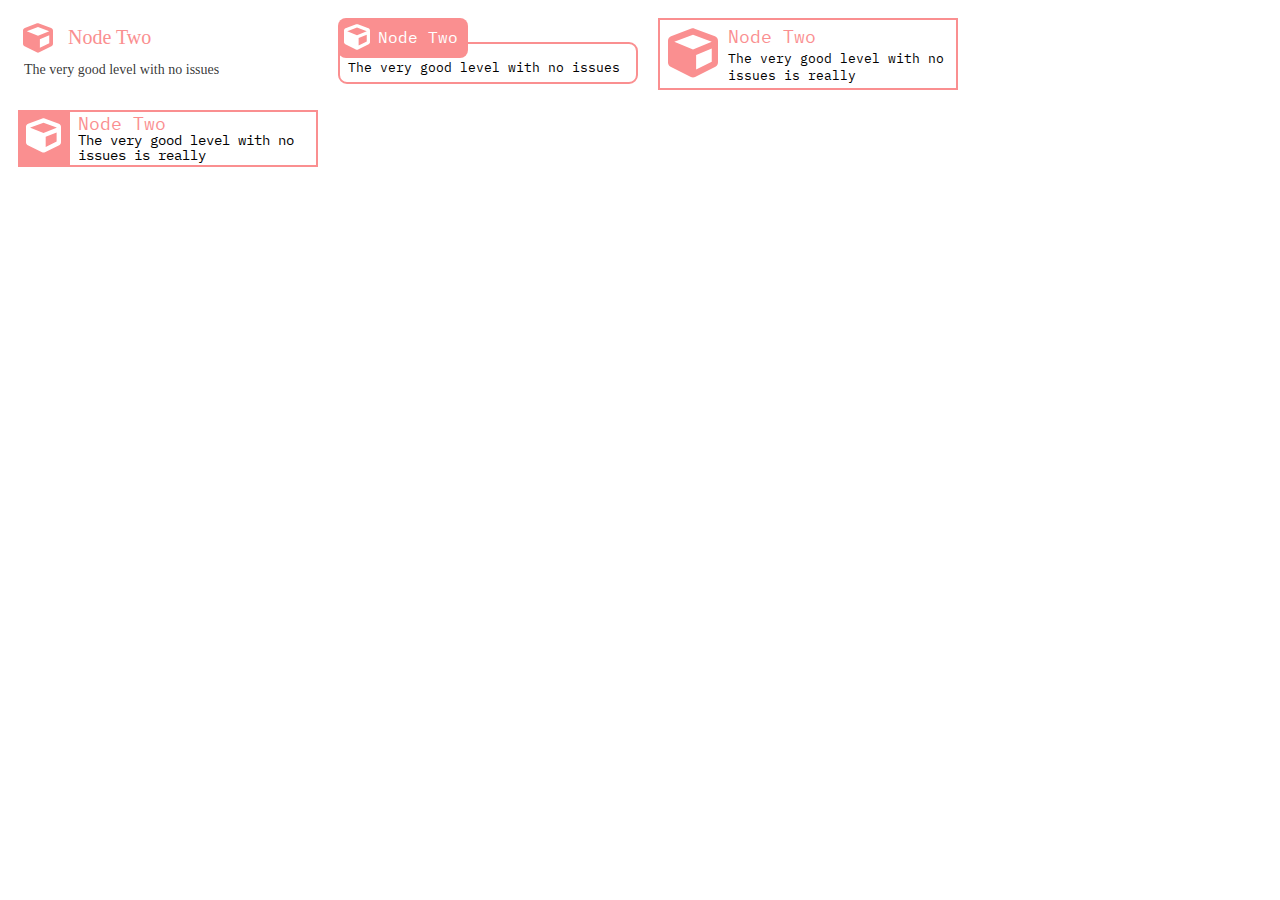
<file: unison/svg.html>
<html>
<head>
    <link href="https://fonts.googleapis.com/css?family=Roboto+Mono:400,700&display=swap" rel="stylesheet">
    <link href="https://fonts.googleapis.com/css?family=IBM+Plex+Mono:500&display=swap" rel="stylesheet">
    <style>
        .svg {
            display: inline-block;
            margin: 10px;
            float: left;
        }
    </style>
</head>
<body>

<div class="svg" style="">
    <svg id="svg-node2-1" width="300" height="70" xmlns="http://www.w3.org/2000/svg">
        <rect x="0" y="0" width="300" height="70" style="fill:white;opacity:1"></rect>
        <svg width="30" height="30" x="5" y="5" viewBox="0 0 512 512">
            <path style="fill: #fa8f90"
                  d="M239.1 6.3l-208 78c-18.7 7-31.1 25-31.1 45v225.1c0 18.2 10.3 34.8 26.5 42.9l208 104c13.5 6.8 29.4 6.8 42.9 0l208-104c16.3-8.1 26.5-24.8 26.5-42.9V129.3c0-20-12.4-37.9-31.1-44.9l-208-78C262 2.2 250 2.2 239.1 6.3zM256 68.4l192 72v1.1l-192 78-192-78v-1.1l192-72zm32 356V275.5l160-65v133.9l-160 80z"></path>
        </svg>
        <text style="fill: #fa8f90" font-size="20" font-family="Verdana" x="50" y="26">Node Two</text>
        <text fill="rgb(0,0,0,0.8)" font-size="14" font-family="Verdana" x="6" y="56">The very good level with no issues </text>
    </svg>
</div>

<div class="svg">
    <svg id="svg-node2-1" width="300" height="72" xmlns="http://www.w3.org/2000/svg">

        <rect x="1" y="25" width="298" height="40" rx="8" ry="8" style="opacity:1;fill: white;stroke:#fa8f90;stroke-width: 2"></rect>
        <text fill="rgb(0,0,0,0.8);" font-size="13" font-family="IBM Plex Mono" x="10" y="54">The very good level with no issues </text>

        <rect x="0" y="0" width="130" height="40" rx="8" ry="8" style="fill:#fa8f90;opacity:1;"></rect>
        <svg width="26" height="26" x="6" y="6" viewBox="0 0 512 512">
            <path style="fill: white"
                  d="M239.1 6.3l-208 78c-18.7 7-31.1 25-31.1 45v225.1c0 18.2 10.3 34.8 26.5 42.9l208 104c13.5 6.8 29.4 6.8 42.9 0l208-104c16.3-8.1 26.5-24.8 26.5-42.9V129.3c0-20-12.4-37.9-31.1-44.9l-208-78C262 2.2 250 2.2 239.1 6.3zM256 68.4l192 72v1.1l-192 78-192-78v-1.1l192-72zm32 356V275.5l160-65v133.9l-160 80z"></path>
        </svg>
        <text style="fill: white" font-size="16" font-family="IBM Plex Mono" x="40" y="25">Node Two</text>

    </svg>
</div>


<div class="svg">
    <svg id="svg-node2-1" width="300" height="72" xmlns="http://www.w3.org/2000/svg">
        <rect x="1" y="1" width="298" height="70" style="fill:white;opacity:1;stroke: #fa8f90; stroke-width: 2"></rect>
        <svg width="50" height="50" x="10" y="10" viewBox="0 0 512 512">
            <path style="fill: #fa8f90"
                  d="M239.1 6.3l-208 78c-18.7 7-31.1 25-31.1 45v225.1c0 18.2 10.3 34.8 26.5 42.9l208 104c13.5 6.8 29.4 6.8 42.9 0l208-104c16.3-8.1 26.5-24.8 26.5-42.9V129.3c0-20-12.4-37.9-31.1-44.9l-208-78C262 2.2 250 2.2 239.1 6.3zM256 68.4l192 72v1.1l-192 78-192-78v-1.1l192-72zm32 356V275.5l160-65v133.9l-160 80z"></path>
        </svg>
        <text style="fill: #fa8f90" font-size="18" font-family="IBM Plex Mono" x="70" y="25">Node Two</text>
        <text fill="rgb(0,0,0,0.8);" font-size="13" font-family="IBM Plex Mono" x="70" y="45">The very good level with no</text>
        <text fill="rgb(0,0,0,0.8);" font-size="13" font-family="IBM Plex Mono" x="70" y="62">issues is really</text>
    </svg>
</div>


<div class="svg">
    <svg id="svg-node2-1" width="300" height="62" xmlns="http://www.w3.org/2000/svg">
        <rect x="1" y="1" width="298" height="55" style="fill:white;opacity:1;stroke: #fa8f90; stroke-width: 2"></rect>
        <rect x="1" y="1" width="50" height="55" style="fill:#fa8f90;opacity:1;stroke: #fa8f90; stroke-width: 2"></rect>
        <svg fill="#fa8f90" width="35" height="35" x="8" y="8" viewBox="0 0 512 512">
            <path style="fill: #ffffff"
                  d="M239.1 6.3l-208 78c-18.7 7-31.1 25-31.1 45v225.1c0 18.2 10.3 34.8 26.5 42.9l208 104c13.5 6.8 29.4 6.8 42.9 0l208-104c16.3-8.1 26.5-24.8 26.5-42.9V129.3c0-20-12.4-37.9-31.1-44.9l-208-78C262 2.2 250 2.2 239.1 6.3zM256 68.4l192 72v1.1l-192 78-192-78v-1.1l192-72zm32 356V275.5l160-65v133.9l-160 80z"></path>
        </svg>
        <text style="fill: #fa8f90" font-size="18" font-family="IBM Plex Mono" x="60" y="20">Node Two</text>
        <text fill="rgb(0,0,0,0.8);" font-size="14" font-family="IBM Plex Mono" x="60" y="35">The very good level with no</text>
        <text fill="rgb(0,0,0,0.8);" font-size="14" font-family="IBM Plex Mono" x="60" y="50">issues is really</text>
    </svg>
</div>


</body>
</html>
</file>
<file: words/style.css>
body,
html {
    margin: 0;
    padding: 0;
    overflow: hidden;
    background: #87CEEB;
    /* Sky blue background */
}

#game-container {
    width: 100vw;
    height: 100vh;
    position: relative;
    overflow: hidden;
    background: #87CEEB;
    /* Sky blue */
}

#game-container i {
    position: absolute;
    font-size: 5rem;
    color: #000;
    animation: colorChange 5s linear infinite;
}

#fullscreen-btn {
    position: absolute;
    top: 10px;
    right: 10px;
    padding: 10px 20px;
    font-size: 16px;
    cursor: pointer;
    z-index: 10;
}

/* Cloud styling */
.cloud {
    position: absolute;
    width: 100px;
    height: 60px;
    background: #fff;
    border-radius: 50px;
    opacity: 0.8;
    animation: moveClouds 60s linear infinite;
}

.cloud::before,
.cloud::after {
    content: '';
    position: absolute;
    background: #fff;
    width: 80px;
    height: 80px;
    border-radius: 50%;
}

.cloud::before {
    top: -30px;
    left: 10px;
}

.cloud::after {
    top: -20px;
    right: 10px;
}

/* Slow-moving cloud animation */
@keyframes moveClouds {
    0% {
        transform: translateX(-100%);
    }

    100% {
        transform: translateX(100vw);
    }
}

/* Letter styling and color changing */
.letter {
    position: absolute;
    font-size: 5rem;
    color: white;
    animation: colorChange 5s linear infinite;
}



@keyframes colorChange {

    0%,
    100% {
        color: red;
    }

    50% {
        color: blue;
    }
}
</file>
<file: assets/css/main.css>
* {
    margin: 0;
    padding: 0;
    box-sizing: border-box;
}

body,
html {
    height: 100%;
    font-family: "Savate", 'Inter', sans-serif;
    color: white;
}

#container {
    display: flex;
    flex-wrap: wrap;
    width: 100vw;
    height: 100vh;
}

.box {
    transition: background-color 1s ease, color 1s ease;
    display: flex;
    flex-direction: column;
    justify-content: center;
    padding: 2rem;
    text-decoration: none;
    color: white;
    transition: transform 0.2s ease;
}

.box:hover {
    transform: scale(1.02);
}

.box h2 {
    margin-bottom: 1rem;
    font-size: 2rem;
}

.box p {
    font-size: 1.5rem;
    opacity: 0.85;
    padding: 0 1rem;
}

/* Layout */
.box:nth-child(1),
.box:nth-child(2) {
    width: 50%;
    height: 50%;
}

.box:nth-child(3),
.box:nth-child(4),
.box:nth-child(5) {
    width: 33.3333%;
    height: 50%;
}

/* Brighter dark backgrounds with high-contrast text */
.box:nth-child(1) {
    background-color: #1A1A40;   /* Deep Indigo */
    color: #F8F8FF;              /* Ghost White */
}

.box:nth-child(2) {
    background-color: #283845;   /* Slate Blue-Gray */
    color: #FFD700;              /* Gold */
}

.box:nth-child(3) {
    background-color: #22223B;   /* Rich Navy */
    color: #F694C1;              /* Bright Pink */
}

.box:nth-child(4) {
    background-color: #232946;   /* Dark Blue */
    color: #E9D8A6;              /* Soft Yellow */
}

.box:nth-child(5) {
    background-color: #3A3A3A;   /* Charcoal */
    color: #76FFB6;              /* Mint Green */
}
</file>
<file: assets/css/resume.css>
body{
    font-size: 14px;
}
.container{
    width: 1040px;
    margin: 0 auto;
}
.header{
    width: 980px;
    margin: 20px 20px 0px 20px;
    float: left;
    padding: 5px 10px 5px 0px;
}
.img-holder{
    width: 120px;
    padding: 5px 20px 10px 0px;
    float: left;
}
.img-me{
    width: 100%;
}

.header-side{
    float: right;
    width: 280px;
    text-align: right;
    line-height: 24px;
    font-size: 16px;
}
.header-side i{
    padding-left: 12px;
    font-size: 20px;

}
.header-info{
    width: 540px;
    float: left;
}
.header-title{
    font-size: 32px;
    line-height: 40px;
    font-weight: bold;
}
.highlight{
    font-size: 14px;
}
.highlight strong{
    font-size: 120%;
}

.blue{
    color: #257292;
}
.gray{
    color: #555;
}
.lightgray{
    color: #777;
}
.backwhite{
    background: white;
}
.w33{
    width: 33.3% !important;
    float: left;
}
.sep10{
    margin-top: 10px;
}
.infoset{
    margin: 0px 20px 10px 20px;
    float: left;
    width: 980px;
}
.infoset div{
    float: left;
    width: 100%;
}
.info-title{
    float: left;
    width: 100%;
    font-size: 20px;
    line-height: 32px;
    height: 32px;
    position: relative;
}
.inti-back{
    width: 100%;
    height: 18px;
    border-bottom: 1px solid #257292;
}
.inti-text{
    position: absolute;
    top: 0px;
    left: 0px;
    background: white;
    padding: 0 5px 0 0;
}

.info-body{
    float: left;
    width: 100%;

}
.table{
    margin-bottom: 0px;
}
.table .tabletr td{
    border-top: 0px;
    padding: 5px;
}
.table td.gray{
    font-weight: bold;
    width: 25%;
}
.table td.lightgray{
    width: 75%;
}
.info-heading{
    float: left;
    width: 100%;
    font-size: 18px;
    margin-top: 10px;
    padding: 5px 0;
    margin: 0 0 5px 0;
}
.info-heading .lightgray{
    font-size: 14px;
}
.info-container{
    margin: 0 0 5px 0;
}
.info-data {
    padding: 0 0 0 10px;
    float: left;
    width: 100%;
}
.info-data span{
    font-weight: bold;
}
.info-list{
    padding: 0 0 0 15px;
}



@media print {
    .blue{
        color: #257292 !important;
        -webkit-print-color-adjust: exact;

    }
    .blue::before{
        color: #257292 !important;
        -webkit-print-color-adjust: exact;

    }
    .gray{
        color: #555 !important;
        -webkit-print-color-adjust: exact;
    }
    .lightgray{
        color: #777 !important;
        -webkit-print-color-adjust: exact;
    }
    .backwhite{
        background-color: white !important;
        -webkit-print-color-adjust: exact;
    }
}
</file>
<file: unison/assets/unison.css>
html,
body,
#mynetwork {
    font-family: "verdana";
    margin: 0px;
    padding: 0px;
}

#mynetwork {
    position: absolute;
    left: 0px;
    top: 0px;
    bottom: 0px;
    right: 34%;
    min-height: 100vh;
    border-right: 1px solid lightgray;
    background: white;
}

#text {
    position: absolute;
    top: 0;
    right: 0;
    width: 34%;
    z-index: 1;
    border-left: 1px solid lightgray;
    background: whitesmoke;
    height: 100vh;
    overflow: scroll;
    background: #2d2d2d;
    color: whitesmoke;
}
#text #options{
    padding: 1em;
}
#text>#editor {
    width: 100%;
    max-height: 86vh;
    min-height: 86vh;
    font-size: 14px;
}
#text>#json {
    display: none;
    margin-top: 20px;
    height: 20vh;
    min-width: 100%;
    border: none;
    font-family: monospace;
    font-size: 14px;
    padding: 6px 6px 6px 35px;
    background: #2d2d2d;
    color: #f07679;
}

#title {
    margin-bottom: 5em;
}
#text select,
#text button,
#text option {
    color: #fffdfd;
    background: #766969;
    border: none;
    border-radius: 6px;
    padding: 3px 8px;
    margin: 0 2px 5px 0;
    font-size: 11px;
}

#node-container{
    display: block;
    position: absolute;
    top: 10px;
    left: 10px;
    width: 100%;
    z-index: -1;
    height: 100vh;
    overflow: scroll;
    color: #2d2d2d;
    background: white;
}
.node{
    background: #fa8f90;
    width: 300px;
    color: white;
    border-radius: 8px;
}
.node .node-header{
    font-size: 20px;
    font-weight: bold;
    border-bottom: 2px solid white;
    padding: 8px 12px;
}
.node .node-body{
    font-size: 14px;
    padding: 6px;
}
svg>text{
    display: inline-block;
    font: normal normal normal 14px/1 FontAwesome;
    font-size: inherit;
    text-rendering: auto;
    -webkit-font-smoothing: antialiased;
}
#node-container *{
    margin-bottom: 0px !important;
    margin-block-end: 0px !important;
}
</file>
